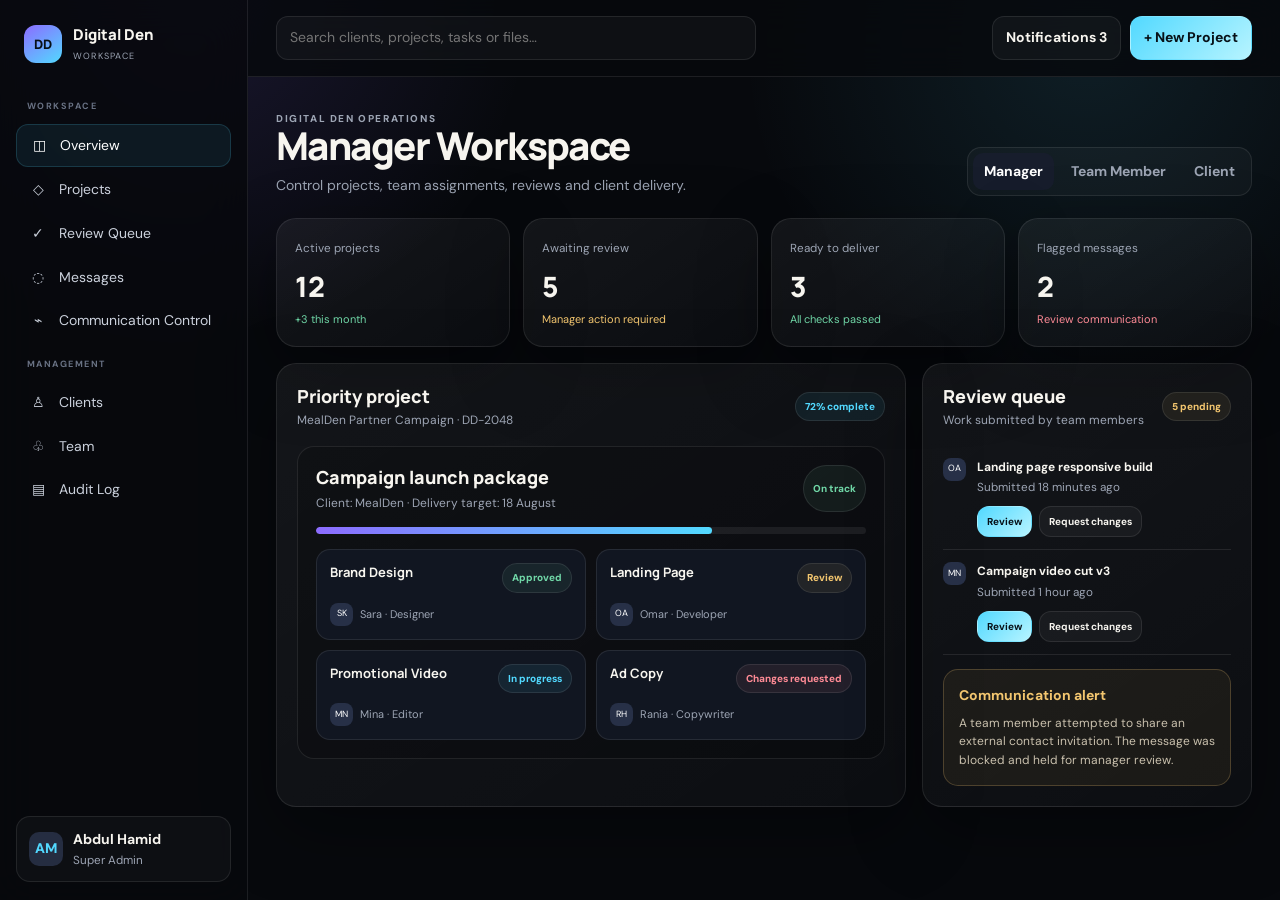
<file: dashboard.html>
<!doctype html>
<html lang="en">
<head>
<meta charset="utf-8">
<meta name="viewport" content="width=device-width,initial-scale=1,viewport-fit=cover">
<meta name="theme-color" content="#07090d">
<title>Digital Den Workspace</title>
<link rel="preconnect" href="https://fonts.googleapis.com">
<link rel="preconnect" href="https://fonts.gstatic.com" crossorigin>
<link href="https://fonts.googleapis.com/css2?family=DM+Sans:wght@400;500;600;700&family=Manrope:wght@600;700;800&display=swap" rel="stylesheet">
<style>
:root{--bg:#07090d;--panel:#111621;--panel2:#171d2c;--line:rgba(255,255,255,.09);--text:#f7f5ef;--muted:#9da5b4;--cyan:#52d9ff;--violet:#8c6cff;--green:#70d7a7;--amber:#f3c66f;--red:#ff8b96;--r:20px;--shadow:0 24px 70px rgba(0,0,0,.35)}
*{box-sizing:border-box}html{scroll-behavior:smooth}body{margin:0;background:radial-gradient(circle at 15% 0,rgba(140,108,255,.14),transparent 24%),radial-gradient(circle at 85% 5%,rgba(82,217,255,.10),transparent 25%),var(--bg);color:var(--text);font:14px/1.55 "DM Sans",sans-serif;min-height:100vh}button,input,textarea,select{font:inherit}button{cursor:pointer}.app{display:grid;grid-template-columns:248px minmax(0,1fr);min-height:100vh}.sidebar{position:sticky;top:0;height:100vh;padding:20px 16px;border-right:1px solid var(--line);background:rgba(7,9,13,.86);backdrop-filter:blur(20px)}.brand{display:flex;align-items:center;gap:11px;padding:4px 8px 22px}.mark{width:38px;height:38px;border-radius:12px;display:grid;place-items:center;background:linear-gradient(145deg,var(--violet),var(--cyan));color:#071017;font:800 13px Manrope}.brand strong{font:800 15px Manrope}.brand small{display:block;color:var(--muted);font-size:9px;letter-spacing:.13em;text-transform:uppercase;margin-top:3px}.nav-label{color:#697284;font-size:9px;font-weight:700;letter-spacing:.16em;text-transform:uppercase;padding:14px 11px 8px}.nav-item{display:flex;align-items:center;gap:10px;width:100%;padding:10px 11px;border:0;border-radius:12px;color:#cbd1dc;background:transparent;text-align:left;margin:2px 0}.nav-item:hover,.nav-item.active{background:rgba(82,217,255,.08);color:#fff}.nav-item.active{border:1px solid rgba(82,217,255,.17)}.nav-item span:first-child{width:22px;text-align:center}.sidebar-foot{position:absolute;left:16px;right:16px;bottom:18px}.profile{display:flex;gap:10px;align-items:center;padding:12px;border:1px solid var(--line);border-radius:14px;background:rgba(255,255,255,.03)}.avatar{width:34px;height:34px;border-radius:10px;display:grid;place-items:center;background:#252d41;color:var(--cyan);font-weight:800}.profile small{display:block;color:var(--muted)}.main{min-width:0}.topbar{position:sticky;top:0;z-index:20;display:flex;justify-content:space-between;align-items:center;gap:14px;padding:16px 28px;border-bottom:1px solid var(--line);background:rgba(7,9,13,.82);backdrop-filter:blur(18px)}.search{min-width:260px;max-width:480px;flex:1;border:1px solid var(--line);background:rgba(255,255,255,.035);border-radius:12px;padding:10px 13px;color:var(--text)}.top-actions{display:flex;gap:9px;align-items:center}.btn{border:1px solid var(--line);border-radius:12px;padding:10px 13px;background:rgba(255,255,255,.04);color:var(--text);font-weight:700}.btn:hover{transform:translateY(-1px);background:rgba(255,255,255,.07)}.btn.primary{background:linear-gradient(135deg,var(--cyan),#b7f4ff);color:#071017;border-color:transparent}.btn.danger{color:var(--red);border-color:rgba(255,139,150,.25)}.content{padding:26px 28px 46px;max-width:1500px;margin:auto}.page-head{display:flex;justify-content:space-between;gap:20px;align-items:flex-end;margin-bottom:22px}.eyebrow{color:var(--cyan);font-size:10px;font-weight:800;letter-spacing:.16em;text-transform:uppercase;margin:0 0 7px}.page-head h1{font:800 clamp(27px,3vw,42px)/1.05 Manrope;margin:0;letter-spacing:-.04em}.page-head p{margin:8px 0 0;color:var(--muted)}.role-switch{display:flex;gap:6px;border:1px solid var(--line);background:rgba(255,255,255,.03);padding:5px;border-radius:14px}.role-switch button{border:0;background:transparent;color:var(--muted);padding:8px 11px;border-radius:10px;font-weight:700}.role-switch button.active{background:var(--panel2);color:#fff}.stats{display:grid;grid-template-columns:repeat(4,1fr);gap:13px;margin-bottom:16px}.card{border:1px solid var(--line);border-radius:var(--r);background:linear-gradient(145deg,rgba(255,255,255,.055),rgba(255,255,255,.025));box-shadow:var(--shadow)}.stat{padding:18px}.stat small{color:var(--muted)}.stat strong{display:block;font:800 28px Manrope;margin-top:8px}.stat .trend{font-size:11px;color:var(--green);margin-top:6px}.grid{display:grid;grid-template-columns:minmax(0,1.45fr) minmax(330px,.75fr);gap:16px}.panel{padding:20px}.panel-head{display:flex;justify-content:space-between;gap:12px;align-items:center;margin-bottom:16px}.panel-head h2,.panel-head h3{font:800 18px Manrope;margin:0}.panel-head p{color:var(--muted);font-size:12px;margin:3px 0 0}.project{padding:18px;border:1px solid var(--line);border-radius:17px;background:rgba(0,0,0,.18);margin-bottom:12px}.project-top{display:flex;justify-content:space-between;gap:16px}.project h3{font:800 18px Manrope;margin:0}.meta{color:var(--muted);font-size:12px;margin-top:5px}.badge{display:inline-flex;align-items:center;gap:6px;padding:6px 9px;border-radius:999px;border:1px solid var(--line);font-size:10px;font-weight:800}.green{color:var(--green);background:rgba(112,215,167,.08)}.amber{color:var(--amber);background:rgba(243,198,111,.08)}.cyan{color:var(--cyan);background:rgba(82,217,255,.08)}.red{color:var(--red);background:rgba(255,139,150,.08)}.progress{height:7px;border-radius:999px;background:rgba(255,255,255,.07);overflow:hidden;margin:15px 0}.progress span{display:block;height:100%;border-radius:inherit;background:linear-gradient(90deg,var(--violet),var(--cyan))}.workstreams{display:grid;grid-template-columns:repeat(2,1fr);gap:10px}.workstream{padding:13px;border-radius:14px;background:var(--panel);border:1px solid var(--line)}.ws-top{display:flex;justify-content:space-between;gap:10px}.workstream h4{margin:0;font:700 13px Manrope}.assignee{display:flex;align-items:center;gap:7px;color:var(--muted);font-size:11px;margin-top:10px}.mini-avatar{width:23px;height:23px;border-radius:8px;display:grid;place-items:center;background:#273047;color:#fff;font-size:9px}.queue-item,.activity,.message-row{display:flex;gap:11px;padding:12px 0;border-bottom:1px solid var(--line)}.queue-item:last-child,.activity:last-child,.message-row:last-child{border-bottom:0}.queue-item strong,.activity strong{display:block;font-size:12px}.queue-item small,.activity small{color:var(--muted)}.queue-actions{display:flex;gap:7px;margin-top:8px}.queue-actions .btn{padding:7px 9px;font-size:10px}.security-box{padding:15px;border:1px solid rgba(243,198,111,.23);background:rgba(243,198,111,.06);border-radius:15px;margin-top:14px}.security-box h4{margin:0 0 7px;color:var(--amber)}.security-box p{margin:0;color:#c9c0ad;font-size:12px}.toggle-row{display:flex;justify-content:space-between;gap:12px;align-items:center;padding:12px 0;border-bottom:1px solid var(--line)}.toggle-row:last-child{border-bottom:0}.toggle-row small{display:block;color:var(--muted);max-width:360px}.switch{position:relative;width:42px;height:24px;border-radius:999px;background:#30384a;border:0}.switch:after{content:"";position:absolute;width:18px;height:18px;left:3px;top:3px;border-radius:50%;background:#fff;transition:.2s}.switch.on{background:var(--cyan)}.switch.on:after{left:21px;background:#071017}.chat-layout{display:grid;grid-template-columns:260px minmax(0,1fr);min-height:560px;overflow:hidden}.thread-list{border-right:1px solid var(--line);padding:12px}.thread{padding:12px;border-radius:13px;margin-bottom:6px}.thread.active,.thread:hover{background:rgba(82,217,255,.07)}.thread small{display:block;color:var(--muted)}.chat{display:flex;flex-direction:column;min-width:0}.chat-head{padding:16px 18px;border-bottom:1px solid var(--line);display:flex;justify-content:space-between;gap:12px}.messages{padding:18px;display:flex;flex-direction:column;gap:12px;flex:1;background:rgba(0,0,0,.13)}.bubble{max-width:75%;padding:12px 14px;border-radius:15px;background:var(--panel2);border:1px solid var(--line)}.bubble.me{align-self:flex-end;background:rgba(82,217,255,.09)}.bubble.flagged{border-color:rgba(255,139,150,.38);background:rgba(255,139,150,.08)}.bubble small{display:block;color:var(--muted);margin-top:6px}.flag{display:inline-block;margin-top:8px;color:var(--red);font-size:10px;font-weight:800}.composer{padding:14px;border-top:1px solid var(--line);display:flex;gap:9px}.composer textarea{flex:1;resize:none;min-height:44px;max-height:120px;border:1px solid var(--line);border-radius:12px;padding:11px 12px;color:var(--text);background:rgba(0,0,0,.28)}.hidden{display:none!important}.moderation{margin-top:16px}.rule{display:flex;justify-content:space-between;gap:12px;padding:11px 0;border-bottom:1px solid var(--line)}.rule:last-child{border-bottom:0}.rule code{color:var(--cyan);font-size:11px}.mobile-nav{display:none}
@media(max-width:1050px){.stats{grid-template-columns:repeat(2,1fr)}.grid{grid-template-columns:1fr}.app{grid-template-columns:84px minmax(0,1fr)}.sidebar{padding:16px 10px}.brand span:last-child,.nav-item span:last-child,.profile div:last-child,.nav-label{display:none}.brand{justify-content:center}.nav-item{justify-content:center}.sidebar-foot{left:10px;right:10px}.profile{justify-content:center}.search{min-width:0}.chat-layout{grid-template-columns:210px minmax(0,1fr)}}
@media(max-width:720px){.app{display:block}.sidebar{display:none}.topbar{padding:12px 14px}.topbar .search{display:none}.content{padding:18px 12px 80px}.page-head{align-items:flex-start;flex-direction:column}.stats{grid-template-columns:1fr 1fr;gap:9px}.stat{padding:14px}.stat strong{font-size:23px}.workstreams{grid-template-columns:1fr}.chat-layout{grid-template-columns:1fr}.thread-list{display:none}.bubble{max-width:88%}.mobile-nav{display:grid;grid-template-columns:repeat(5,1fr);position:fixed;z-index:50;left:8px;right:8px;bottom:8px;padding:7px;border:1px solid var(--line);border-radius:16px;background:rgba(7,9,13,.94);backdrop-filter:blur(16px)}.mobile-nav button{border:0;background:transparent;color:var(--muted);font-size:10px;padding:6px}.mobile-nav button.active{color:var(--cyan)}.role-switch{width:100%;overflow:auto}.role-switch button{flex:1}.top-actions .btn:not(.primary){display:none}}
</style>
</head>
<body>
<div class="app">
<aside class="sidebar">
  <div class="brand"><span class="mark">DD</span><span><strong>Digital Den</strong><small>Workspace</small></span></div>
  <div class="nav-label">Workspace</div>
  <button class="nav-item active" data-view="overview"><span>◫</span><span>Overview</span></button>
  <button class="nav-item" data-view="projects"><span>◇</span><span>Projects</span></button>
  <button class="nav-item" data-view="review"><span>✓</span><span>Review Queue</span></button>
  <button class="nav-item" data-view="messages"><span>◌</span><span>Messages</span></button>
  <button class="nav-item" data-view="security"><span>⌁</span><span>Communication Control</span></button>
  <div class="nav-label">Management</div>
  <button class="nav-item"><span>♙</span><span>Clients</span></button>
  <button class="nav-item"><span>♧</span><span>Team</span></button>
  <button class="nav-item"><span>▤</span><span>Audit Log</span></button>
  <div class="sidebar-foot"><div class="profile"><span class="avatar">AM</span><div><strong>Abdul Hamid</strong><small>Super Admin</small></div></div></div>
</aside>
<main class="main">
  <header class="topbar"><input class="search" placeholder="Search clients, projects, tasks or files…"><div class="top-actions"><button class="btn">Notifications 3</button><button class="btn primary">+ New Project</button></div></header>
  <div class="content">
    <section class="page-head"><div><p class="eyebrow">Digital Den Operations</p><h1 id="page-title">Manager Workspace</h1><p id="page-subtitle">Control projects, team assignments, reviews and client delivery.</p></div><div class="role-switch"><button class="active" data-role="manager">Manager</button><button data-role="member">Team Member</button><button data-role="client">Client</button></div></section>

    <section id="overview" class="view">
      <div class="stats"><div class="card stat"><small>Active projects</small><strong>12</strong><div class="trend">+3 this month</div></div><div class="card stat"><small>Awaiting review</small><strong>5</strong><div class="trend" style="color:var(--amber)">Manager action required</div></div><div class="card stat"><small>Ready to deliver</small><strong>3</strong><div class="trend">All checks passed</div></div><div class="card stat"><small>Flagged messages</small><strong>2</strong><div class="trend" style="color:var(--red)">Review communication</div></div></div>
      <div class="grid">
        <div class="card panel">
          <div class="panel-head"><div><h2>Priority project</h2><p>MealDen Partner Campaign · DD-2048</p></div><span class="badge cyan">72% complete</span></div>
          <div class="project"><div class="project-top"><div><h3>Campaign launch package</h3><div class="meta">Client: MealDen · Delivery target: 18 August</div></div><span class="badge green">On track</span></div><div class="progress"><span style="width:72%"></span></div>
          <div class="workstreams"><div class="workstream"><div class="ws-top"><h4>Brand Design</h4><span class="badge green">Approved</span></div><div class="assignee"><span class="mini-avatar">SK</span> Sara · Designer</div></div><div class="workstream"><div class="ws-top"><h4>Landing Page</h4><span class="badge amber">Review</span></div><div class="assignee"><span class="mini-avatar">OA</span> Omar · Developer</div></div><div class="workstream"><div class="ws-top"><h4>Promotional Video</h4><span class="badge cyan">In progress</span></div><div class="assignee"><span class="mini-avatar">MN</span> Mina · Editor</div></div><div class="workstream"><div class="ws-top"><h4>Ad Copy</h4><span class="badge red">Changes requested</span></div><div class="assignee"><span class="mini-avatar">RH</span> Rania · Copywriter</div></div></div></div>
        </div>
        <div class="card panel"><div class="panel-head"><div><h3>Review queue</h3><p>Work submitted by team members</p></div><span class="badge amber">5 pending</span></div><div class="queue-item"><span class="mini-avatar">OA</span><div><strong>Landing page responsive build</strong><small>Submitted 18 minutes ago</small><div class="queue-actions"><button class="btn primary">Review</button><button class="btn">Request changes</button></div></div></div><div class="queue-item"><span class="mini-avatar">MN</span><div><strong>Campaign video cut v3</strong><small>Submitted 1 hour ago</small><div class="queue-actions"><button class="btn primary">Review</button><button class="btn">Request changes</button></div></div></div><div class="security-box"><h4>Communication alert</h4><p>A team member attempted to share an external contact invitation. The message was blocked and held for manager review.</p></div></div>
      </div>
    </section>

    <section id="projects" class="view hidden"><div class="card panel"><div class="panel-head"><div><h2>Projects & scoped access</h2><p>Each member sees only assigned workstreams or tasks.</p></div><button class="btn primary">Assign work</button></div><div class="project"><div class="project-top"><div><h3>Quiz & Rise Magazine Subscription</h3><div class="meta">4 workstreams · 6 assigned members</div></div><span class="badge cyan">In development</span></div><div class="progress"><span style="width:54%"></span></div><div class="workstreams"><div class="workstream"><div class="ws-top"><h4>Subscription UX</h4><span class="badge cyan">Assigned</span></div><div class="assignee"><span class="mini-avatar">OA</span> Omar only</div></div><div class="workstream"><div class="ws-top"><h4>Stripe Integration</h4><span class="badge amber">Manager review</span></div><div class="assignee"><span class="mini-avatar">AK</span> Amina only</div></div><div class="workstream"><div class="ws-top"><h4>Editorial Assets</h4><span class="badge green">Approved</span></div><div class="assignee"><span class="mini-avatar">SK</span> Sara only</div></div><div class="workstream"><div class="ws-top"><h4>Email Automation</h4><span class="badge cyan">In progress</span></div><div class="assignee"><span class="mini-avatar">RH</span> Rania only</div></div></div></div></div></section>

    <section id="review" class="view hidden"><div class="grid"><div class="card panel"><div class="panel-head"><div><h2>Manager review workflow</h2><p>Nothing reaches the client without approval.</p></div><span class="badge amber">Controlled release</span></div><div class="activity"><span class="mini-avatar">1</span><div><strong>Team member submits completion report</strong><small>Files, scope completed, limitations and preview link.</small></div></div><div class="activity"><span class="mini-avatar">2</span><div><strong>Manager reviews and validates</strong><small>Approve, reject or request changes.</small></div></div><div class="activity"><span class="mini-avatar">3</span><div><strong>Approved work is locked</strong><small>Marked as official and moved to delivery package.</small></div></div><div class="activity"><span class="mini-avatar">4</span><div><strong>Manager releases to client</strong><small>Only approved files and messages become visible.</small></div></div></div><div class="card panel"><div class="panel-head"><div><h3>Submitted report</h3><p>Landing Page · Omar A.</p></div><span class="badge amber">Awaiting review</span></div><p class="meta">Completed responsive layout, mobile navigation and accessibility checks. Preview tested on iPhone 14 Pro Max and desktop. No known blocking issue.</p><div class="queue-actions"><button class="btn primary">Approve work</button><button class="btn">Request changes</button><button class="btn danger">Reject</button></div></div></div></section>

    <section id="messages" class="view hidden"><div class="card chat-layout"><aside class="thread-list"><div class="panel-head"><h3>Conversations</h3></div><div class="thread active"><strong>MealDen Campaign</strong><small>Client + approved team member</small></div><div class="thread"><strong>Magazine Subscription</strong><small>Manager only</small></div><div class="thread"><strong>Digital Den Website</strong><small>Client communication paused</small></div></aside><div class="chat"><div class="chat-head"><div><strong>MealDen Campaign</strong><div class="meta">Direct chat enabled by manager · monitored</div></div><span class="badge green">Live & supervised</span></div><div class="messages"><div class="bubble"><strong>Client</strong><br>Please share the latest mobile preview when ready.<small>10:12</small></div><div class="bubble me"><strong>Assigned team member</strong><br>The manager has approved the preview. You can review it inside the Files tab.<small>10:18</small></div><div class="bubble flagged"><strong>Assigned team member</strong><br>We can continue this conversation on WhatsApp. Here is my personal link…<span class="flag">BLOCKED · External contact invitation detected</span><small>Held for manager review · 10:19</small></div></div><div class="composer"><textarea id="chat-input" placeholder="Write a monitored message…"></textarea><button class="btn primary" id="send-btn">Send</button></div></div></div></section>

    <section id="security" class="view hidden"><div class="grid"><div class="card panel"><div class="panel-head"><div><h2>Communication permissions</h2><p>Manager controls who can speak directly with each client.</p></div><span class="badge green">Policy active</span></div><div class="toggle-row"><div><strong>Allow assigned member to chat with client</strong><small>Applies only to the selected project or workstream.</small></div><button class="switch on" aria-label="toggle"></button></div><div class="toggle-row"><div><strong>Manager visibility on all messages</strong><small>Manager can read, audit and intervene at any time.</small></div><button class="switch on" aria-label="toggle"></button></div><div class="toggle-row"><div><strong>Require approval for links</strong><small>External URLs are held before delivery.</small></div><button class="switch on" aria-label="toggle"></button></div><div class="toggle-row"><div><strong>Block off-platform invitations</strong><small>Phone numbers, emails, WhatsApp, Telegram and meeting invitations are blocked.</small></div><button class="switch on" aria-label="toggle"></button></div><div class="toggle-row"><div><strong>Allow file attachments</strong><small>Only approved file types and scanned uploads.</small></div><button class="switch on" aria-label="toggle"></button></div></div><div class="card panel"><div class="panel-head"><div><h3>Moderation rules</h3><p>Prototype policy checks for every outgoing message.</p></div></div><div class="rule"><span>External URL</span><code>HOLD_FOR_REVIEW</code></div><div class="rule"><span>Email or phone number</span><code>BLOCK_AND_FLAG</code></div><div class="rule"><span>WhatsApp / Telegram invitation</span><code>BLOCK_AND_FLAG</code></div><div class="rule"><span>Payment request outside platform</span><code>BLOCK_AND_ESCALATE</code></div><div class="rule"><span>Suspicious attachment</span><code>QUARANTINE</code></div><div class="rule"><span>Repeated policy breach</span><code>SUSPEND_CHAT_ACCESS</code></div><div class="security-box"><h4>Backend requirement</h4><p>These rules must be enforced server-side. Hiding controls in the interface alone is not secure.</p></div></div></div></section>
  </div>
</main>
</div>
<nav class="mobile-nav"><button class="active" data-view="overview">Home</button><button data-view="projects">Projects</button><button data-view="review">Review</button><button data-view="messages">Chat</button><button data-view="security">Control</button></nav>
<script>
const views=[...document.querySelectorAll('.view')],nav=[...document.querySelectorAll('[data-view]')];
function showView(id){views.forEach(v=>v.classList.toggle('hidden',v.id!==id));nav.forEach(n=>n.classList.toggle('active',n.dataset.view===id));document.getElementById('page-title').textContent={overview:'Manager Workspace',projects:'Projects & Access',review:'Review & Delivery',messages:'Monitored Messages',security:'Communication Control'}[id]||'Workspace';}
nav.forEach(n=>n.addEventListener('click',()=>showView(n.dataset.view)));
document.querySelectorAll('.switch').forEach(s=>s.addEventListener('click',()=>s.classList.toggle('on')));
const roles=[...document.querySelectorAll('[data-role]')];roles.forEach(btn=>btn.addEventListener('click',()=>{roles.forEach(b=>b.classList.remove('active'));btn.classList.add('active');const role=btn.dataset.role;document.getElementById('page-title').textContent=role==='manager'?'Manager Workspace':role==='member'?'My Assigned Work':'Client Portal';document.getElementById('page-subtitle').textContent=role==='manager'?'Control projects, team assignments, reviews and client delivery.':role==='member'?'Only your assigned workstreams, tasks and approved conversations are visible.':'Track approved progress, messages, files and deliveries.';}));
const blocked=/(https?:\/\/|www\.|whatsapp|telegram|@|\+?\d[\d\s-]{7,})/i;document.getElementById('send-btn').addEventListener('click',()=>{const input=document.getElementById('chat-input'),text=input.value.trim();if(!text)return;if(blocked.test(text)){alert('Message blocked: external contact details or links require manager approval.');return;}const bubble=document.createElement('div');bubble.className='bubble me';bubble.innerHTML='<strong>You</strong><br>'+text.replace(/[<>]/g,'')+'<small>Just now · monitored</small>';document.querySelector('.messages').appendChild(bubble);input.value='';});
</script>
</body>
</html>
</file>
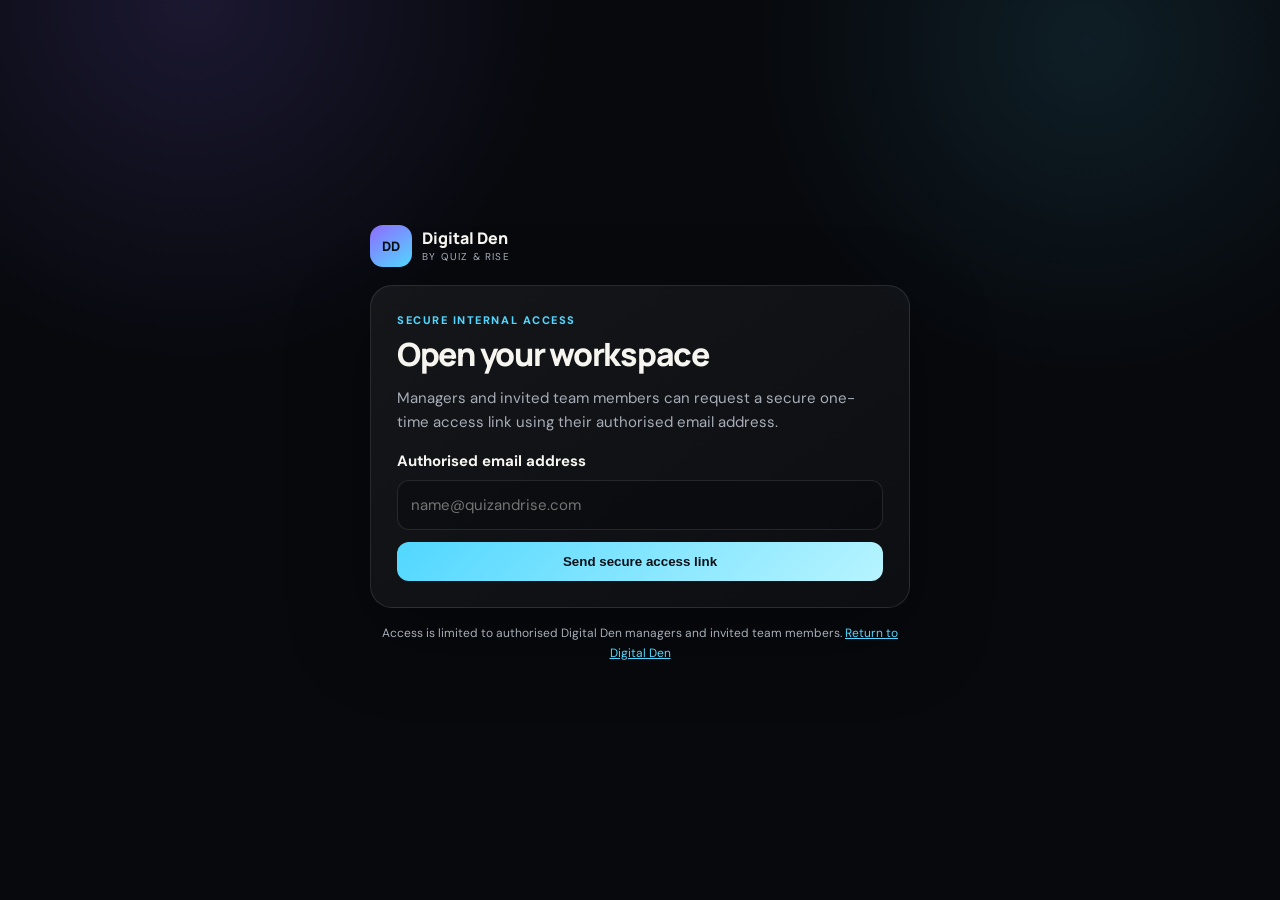
<file: internal-access.html>
<!doctype html>
<html lang="en">
<head>
  <meta charset="utf-8">
  <meta name="viewport" content="width=device-width,initial-scale=1,viewport-fit=cover">
  <meta name="theme-color" content="#07090d">
  <meta name="robots" content="noindex,nofollow">
  <title>Digital Den Internal Workspace Access</title>
  <link rel="preconnect" href="https://fonts.googleapis.com">
  <link rel="preconnect" href="https://fonts.gstatic.com" crossorigin>
  <link href="https://fonts.googleapis.com/css2?family=DM+Sans:wght@400;500;600;700&family=Manrope:wght@600;700;800&display=swap" rel="stylesheet">
  <style>
    :root{--bg:#07090d;--panel:#121722;--line:rgba(255,255,255,.11);--text:#f7f5ef;--muted:#a8adb8;--cyan:#51d7ff;--violet:#8f6bff;--red:#ff8d98;--green:#6fd3a5}
    *{box-sizing:border-box}body{margin:0;min-height:100vh;display:grid;place-items:center;padding:20px;background:radial-gradient(circle at 15% 0,rgba(143,107,255,.15),transparent 26%),radial-gradient(circle at 85% 5%,rgba(81,215,255,.10),transparent 24%),var(--bg);color:var(--text);font:15px/1.6 "DM Sans",sans-serif}.shell{width:min(540px,100%)}.brand{display:flex;align-items:center;gap:10px;margin-bottom:18px;color:inherit;text-decoration:none}.mark{width:42px;height:42px;border-radius:13px;display:grid;place-items:center;background:linear-gradient(145deg,var(--violet),var(--cyan));color:#071017;font:800 13px Manrope}.brand strong{display:block;font:800 16px Manrope}.brand small{display:block;color:var(--muted);font-size:10px;letter-spacing:.12em;text-transform:uppercase}.card{border:1px solid var(--line);border-radius:22px;background:linear-gradient(145deg,rgba(255,255,255,.055),rgba(255,255,255,.025));padding:26px;box-shadow:0 28px 80px rgba(0,0,0,.36)}h1{margin:0;font:800 32px/1.05 Manrope;letter-spacing:-.04em}p{color:var(--muted)}label{display:block;font-weight:700;margin-bottom:7px}input{width:100%;border:1px solid var(--line);border-radius:12px;background:rgba(0,0,0,.25);color:var(--text);padding:12px 13px;font:inherit}button{width:100%;margin-top:12px;border:0;border-radius:12px;padding:12px 14px;background:linear-gradient(135deg,var(--cyan),#b7f4ff);color:#071017;font-weight:800;cursor:pointer}button:disabled{opacity:.55;cursor:not-allowed}.notice{margin-top:14px;border:1px solid var(--line);border-radius:13px;padding:12px 13px;color:var(--muted)}.notice.error{border-color:rgba(255,141,152,.28);color:var(--red);background:rgba(255,141,152,.06)}.notice.success{border-color:rgba(111,211,165,.28);color:var(--green);background:rgba(111,211,165,.06)}.hidden{display:none}.footer{margin-top:16px;text-align:center;color:var(--muted);font-size:12px}.footer a{color:var(--cyan)}
  </style>
</head>
<body data-api-base="">
  <main class="shell">
    <a class="brand" href="./" aria-label="Digital Den home"><span class="mark">DD</span><span><strong>Digital Den</strong><small>by Quiz & Rise</small></span></a>
    <section class="card">
      <p style="color:var(--cyan);font-size:11px;font-weight:800;letter-spacing:.14em;text-transform:uppercase;margin:0 0 8px">Secure internal access</p>
      <h1>Open your workspace</h1>
      <p id="intro">Managers and invited team members can request a secure one-time access link using their authorised email address.</p>

      <form id="request-form">
        <label for="email">Authorised email address</label>
        <input id="email" name="email" type="email" autocomplete="email" required maxlength="320" placeholder="name@quizandrise.com">
        <button id="request-button" type="submit">Send secure access link</button>
      </form>

      <div id="status" class="notice hidden" role="status" aria-live="polite"></div>
      <noscript><div class="notice error">JavaScript is required to request a secure access link. Please open this page in Safari or Chrome.</div></noscript>
    </section>
    <p class="footer">Access is limited to authorised Digital Den managers and invited team members. <a href="./">Return to Digital Den</a></p>
  </main>
  <script defer src="./internal-access.js?v=20260803-1"></script>
</body>
</html>
</file>
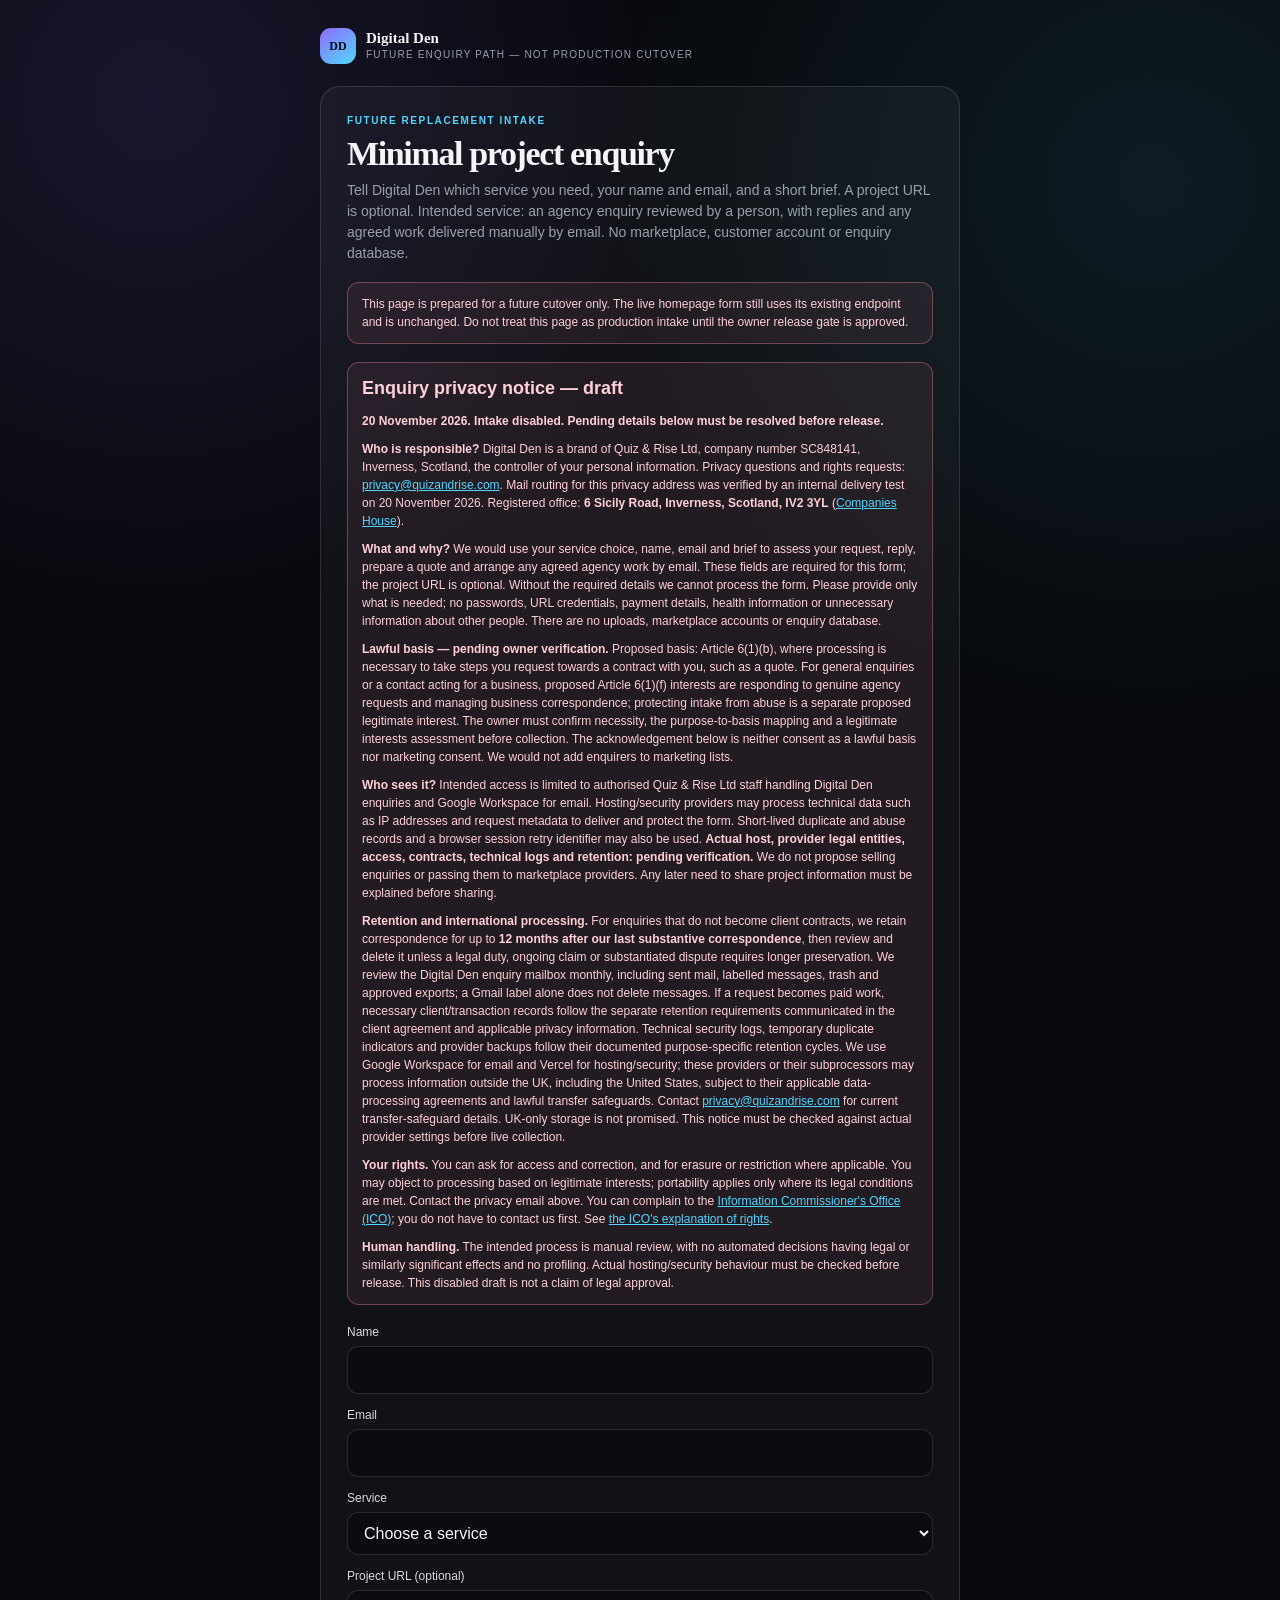
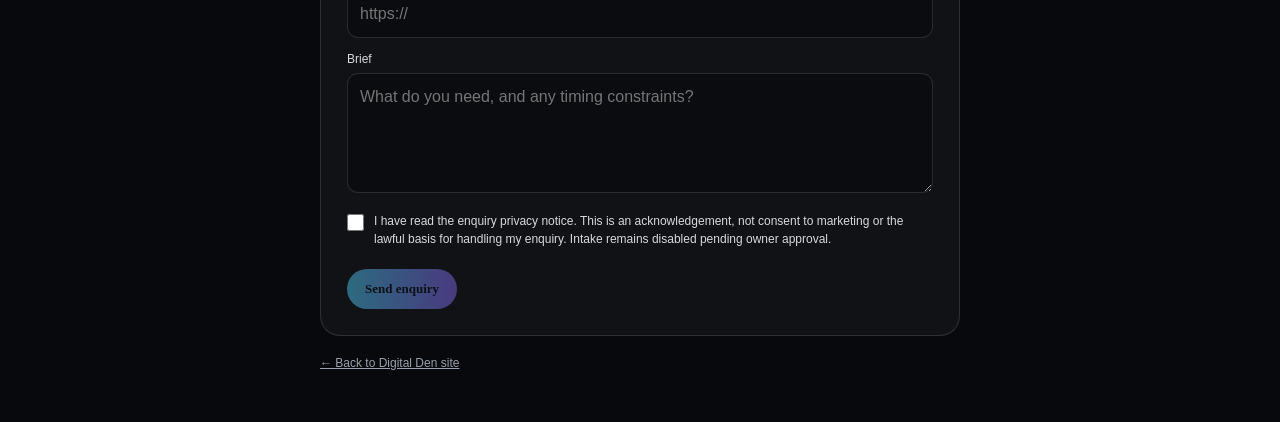
<file: minimal-enquiry.html>
<!DOCTYPE html>
<html lang="en">
<head>
  <meta charset="utf-8">
  <meta name="viewport" content="width=device-width, initial-scale=1">
  <title>Digital Den — Minimal enquiry (future path)</title>
  <meta name="robots" content="noindex,nofollow">
  <style>
    :root {
      --ink: #07090d;
      --text: #f4f5f7;
      --muted: #9aa0ab;
      --line: rgba(255,255,255,.12);
      --cyan: #51d7ff;
      --violet: #8f6bff;
      --panel: rgba(255,255,255,.04);
      --ok: #7dffa4;
      --err: #ff8f9f;
    }
    * { box-sizing: border-box; margin: 0; padding: 0; }
    body {
      font-family: "DM Sans", sans-serif;
      color: var(--text);
      min-height: 100vh;
      background:
        radial-gradient(circle at 12% 5%, rgba(143,107,255,.13), transparent 24%),
        radial-gradient(circle at 90% 9%, rgba(81,215,255,.09), transparent 25%),
        var(--ink);
      line-height: 1.5;
      padding: 28px 16px 48px;
    }
    .shell { width: min(640px, 100%); margin: 0 auto; }
    .brand { display: flex; align-items: center; gap: 10px; margin-bottom: 22px; text-decoration: none; color: inherit; }
    .mark {
      width: 36px; height: 36px; border-radius: 11px; display: grid; place-items: center;
      background: linear-gradient(145deg, var(--violet), var(--cyan)); color: #071017; font: 800 12px Manrope;
    }
    .brand strong { display: block; font: 800 15px Manrope; }
    .brand small { display: block; color: var(--muted); font-size: 10px; letter-spacing: .12em; text-transform: uppercase; }
    .card {
      border: 1px solid var(--line); border-radius: 20px; background: var(--panel); padding: 26px;
    }
    .eyebrow { color: var(--cyan); text-transform: uppercase; letter-spacing: .16em; font-size: 10px; font-weight: 700; margin-bottom: 8px; }
    h1 { font: 800 34px/1.05 Manrope; letter-spacing: -.04em; margin-bottom: 8px; }
    .lede { color: var(--muted); font-size: 14px; margin-bottom: 18px; }
    .gate {
      border: 1px solid rgba(255,143,159,.35); background: rgba(255,143,159,.08);
      border-radius: 12px; padding: 12px 14px; font-size: 12px; color: #ffd0d7; margin-bottom: 18px;
    }
    .field { margin-bottom: 12px; }
    label { display: block; color: #d7d9de; font-size: 12px; margin-bottom: 5px; }
    input, select, textarea {
      width: 100%; background: rgba(0,0,0,.3); border: 1px solid rgba(255,255,255,.12);
      color: var(--text); border-radius: 11px; padding: 11px 12px; outline: none; font: inherit;
    }
    textarea { min-height: 120px; resize: vertical; }
    .honeypot { position: absolute; left: -10000px; top: auto; width: 1px; height: 1px; overflow: hidden; }
    .consent { display: flex; gap: 10px; align-items: flex-start; margin: 8px 0 16px; font-size: 12px; color: #d7d9de; }
    .consent input { width: 17px; height: 17px; margin-top: 2px; flex: 0 0 auto; }
    button {
      border: 0; border-radius: 999px; padding: 12px 18px; font: 700 13px Manrope; cursor: pointer;
      background: linear-gradient(90deg, var(--cyan), var(--violet)); color: #071017;
    }
    button:disabled { opacity: .45; cursor: not-allowed; }
    .notice { display: none; margin-top: 14px; padding: 12px 14px; border-radius: 12px; font-size: 13px; }
    .notice.show { display: block; }
    .notice.success { border: 1px solid rgba(125,255,164,.35); background: rgba(125,255,164,.08); color: var(--ok); }
    .notice.error { border: 1px solid rgba(255,143,159,.35); background: rgba(255,143,159,.08); color: var(--err); }
    .privacy p { margin-top: 10px; }
    .privacy a { color: var(--cyan); }
    input:focus-visible, select:focus-visible, textarea:focus-visible, a:focus-visible, button:focus-visible { outline: 2px solid var(--cyan); outline-offset: 3px; }
    .back { display: inline-block; margin-top: 18px; color: var(--muted); font-size: 12px; }
  </style>
</head>
<body>
  <div class="shell">
    <a class="brand" href="./index.html">
      <div class="mark">DD</div>
      <div>
        <strong>Digital Den</strong>
        <small>Future enquiry path — not production cutover</small>
      </div>
    </a>

    <div class="card">
      <p class="eyebrow">Future replacement intake</p>
      <h1>Minimal project enquiry</h1>
      <p class="lede">Tell Digital Den which service you need, your name and email, and a short brief. A project URL is optional. Intended service: an agency enquiry reviewed by a person, with replies and any agreed work delivered manually by email. No marketplace, customer account or enquiry database.</p>

      <div class="gate" role="note">
        This page is prepared for a future cutover only. The live homepage form still uses its existing endpoint and is unchanged. Do not treat this page as production intake until the owner release gate is approved.
      </div>

      <div id="notice" class="notice" role="status" aria-live="polite"></div>

      <section class="gate privacy" id="privacy-notice" aria-labelledby="privacy-heading">
        <h2 id="privacy-heading">Enquiry privacy notice — draft</h2>
        <p><strong>20 November 2026. Intake disabled. Pending details below must be resolved before release.</strong></p>
        <p><strong>Who is responsible?</strong> Digital Den is a brand of Quiz &amp; Rise Ltd, company number SC848141, Inverness, Scotland, the controller of your personal information. Privacy questions and rights requests: <a href="mailto:privacy@quizandrise.com">privacy@quizandrise.com</a>. Mail routing for this privacy address was verified by an internal delivery test on 20 November 2026. Registered office: <strong>6 Sicily Road, Inverness, Scotland, IV2 3YL</strong> (<a href="https://find-and-update.company-information.service.gov.uk/company/SC848141">Companies House</a>).</p>
        <p><strong>What and why?</strong> We would use your service choice, name, email and brief to assess your request, reply, prepare a quote and arrange any agreed agency work by email. These fields are required for this form; the project URL is optional. Without the required details we cannot process the form. Please provide only what is needed; no passwords, URL credentials, payment details, health information or unnecessary information about other people. There are no uploads, marketplace accounts or enquiry database.</p>
        <p><strong>Lawful basis — pending owner verification.</strong> Proposed basis: Article 6(1)(b), where processing is necessary to take steps you request towards a contract with you, such as a quote. For general enquiries or a contact acting for a business, proposed Article 6(1)(f) interests are responding to genuine agency requests and managing business correspondence; protecting intake from abuse is a separate proposed legitimate interest. The owner must confirm necessity, the purpose-to-basis mapping and a legitimate interests assessment before collection. The acknowledgement below is neither consent as a lawful basis nor marketing consent. We would not add enquirers to marketing lists.</p>
        <p><strong>Who sees it?</strong> Intended access is limited to authorised Quiz &amp; Rise Ltd staff handling Digital Den enquiries and Google Workspace for email. Hosting/security providers may process technical data such as IP addresses and request metadata to deliver and protect the form. Short-lived duplicate and abuse records and a browser session retry identifier may also be used. <strong>Actual host, provider legal entities, access, contracts, technical logs and retention: pending verification.</strong> We do not propose selling enquiries or passing them to marketplace providers. Any later need to share project information must be explained before sharing.</p>
        <p><strong>Retention and international processing.</strong> For enquiries that do not become client contracts, we retain correspondence for up to <strong>12 months after our last substantive correspondence</strong>, then review and delete it unless a legal duty, ongoing claim or substantiated dispute requires longer preservation. We review the Digital Den enquiry mailbox monthly, including sent mail, labelled messages, trash and approved exports; a Gmail label alone does not delete messages. If a request becomes paid work, necessary client/transaction records follow the separate retention requirements communicated in the client agreement and applicable privacy information. Technical security logs, temporary duplicate indicators and provider backups follow their documented purpose-specific retention cycles. We use Google Workspace for email and Vercel for hosting/security; these providers or their subprocessors may process information outside the UK, including the United States, subject to their applicable data-processing agreements and lawful transfer safeguards. Contact <a href="mailto:privacy@quizandrise.com">privacy@quizandrise.com</a> for current transfer-safeguard details. UK-only storage is not promised. This notice must be checked against actual provider settings before live collection.</p>
        <p><strong>Your rights.</strong> You can ask for access and correction, and for erasure or restriction where applicable. You may object to processing based on legitimate interests; portability applies only where its legal conditions are met. Contact the privacy email above. You can complain to the <a href="https://ico.org.uk/make-a-complaint/">Information Commissioner's Office (ICO)</a>; you do not have to contact us first. See <a href="https://ico.org.uk/global/privacy-notice/your-data-protection-rights">the ICO's explanation of rights</a>.</p>
        <p><strong>Human handling.</strong> The intended process is manual review, with no automated decisions having legal or similarly significant effects and no profiling. Actual hosting/security behaviour must be checked before release. This disabled draft is not a claim of legal approval.</p>
      </section>

      <form id="minimal-enquiry-form" novalidate>
        <div class="field honeypot" aria-hidden="true">
          <label for="website">Website</label>
          <input id="website" name="website" tabindex="-1" autocomplete="off">
        </div>

        <div class="field">
          <label for="name">Name</label>
          <input id="name" name="name" required maxlength="160" autocomplete="name">
        </div>

        <div class="field">
          <label for="email">Email</label>
          <input id="email" name="email" type="email" required maxlength="320" autocomplete="email">
        </div>

        <div class="field">
          <label for="service">Service</label>
          <select id="service" name="service" required>
            <option value="">Choose a service</option>
            <option>Brand Identity</option>
            <option>Graphic Design</option>
            <option>Website Design</option>
            <option>Promotional Video</option>
            <option>AI Images</option>
            <option>Radio Advertisement</option>
            <option>Social Media Content</option>
            <option>Marketing Materials</option>
            <option>Not sure yet</option>
          </select>
        </div>

        <div class="field">
          <label for="url">Project URL (optional)</label>
          <input id="url" name="url" type="url" maxlength="500" placeholder="https://">
        </div>

        <div class="field">
          <label for="brief">Brief</label>
          <textarea id="brief" name="brief" required maxlength="4000" placeholder="What do you need, and any timing constraints?"></textarea>
        </div>

        <div class="consent">
          <input id="privacy" name="privacy" type="checkbox" required>
          <label for="privacy">
            I have read the enquiry privacy notice. This is an acknowledgement, not consent to marketing or the lawful basis for handling my enquiry. Intake remains disabled pending owner approval.
          </label>
        </div>

        <button id="submit" type="submit" disabled>Send enquiry</button>
      </form>
    </div>

    <a class="back" href="./index.html">← Back to Digital Den site</a>
  </div>

  <script>
    (function () {
      var form = document.getElementById('minimal-enquiry-form');
      var notice = document.getElementById('notice');
      var submit = document.getElementById('submit');
      var privacy = document.getElementById('privacy');
      var ENDPOINT = '/api/minimal-enquiry';

      // Keep disabled until approved privacy text and release code are reviewed together.
      var RELEASE_APPROVED = false;
      var inFlight = false;
      var accepted = false;
      var memoryKey = '';
      function storage(action, value) {
        try { return sessionStorage[action]('dd.minimalEnquiryIdempotency', value); }
        catch (_) { return null; }
      }
      function updateSubmit() {
        submit.disabled = !RELEASE_APPROVED || inFlight || accepted || !(form.checkValidity() && privacy.checked);
      }

      form.addEventListener('input', updateSubmit);
      form.addEventListener('change', updateSubmit);

      form.addEventListener('submit', async function (event) {
        event.preventDefault();
        if (!RELEASE_APPROVED || inFlight || accepted) return;
        if (!form.checkValidity() || !privacy.checked) {
          form.reportValidity();
          return;
        }

        inFlight = true;
        submit.disabled = true;
        submit.textContent = 'Sending…';
        notice.className = 'notice';
        notice.textContent = '';

        var idempotencyKey = memoryKey || storage('getItem');
        if (!/^[A-Za-z0-9_-]{1,128}$/.test(idempotencyKey || '')) {
          idempotencyKey = (globalThis.crypto && crypto.randomUUID) ? crypto.randomUUID() : 'local-' + Date.now() + '-' + Math.random().toString(36).slice(2);
        }
        memoryKey = idempotencyKey;
        storage('setItem', idempotencyKey);

        var payload = {
          name: document.getElementById('name').value.trim(),
          email: document.getElementById('email').value.trim(),
          service: document.getElementById('service').value,
          brief: document.getElementById('brief').value.trim(),
          url: document.getElementById('url').value.trim(),
          website: document.getElementById('website').value,
          privacyAccepted: privacy.checked === true,
          idempotencyKey: idempotencyKey
        };

        try {
          var response = await fetch(ENDPOINT, {
            method: 'POST',
            headers: {
              'Content-Type': 'application/json',
              'Idempotency-Key': idempotencyKey
            },
            body: JSON.stringify(payload)
          });
          var result = await response.json().catch(function () { return {}; });
          if (!response.ok || !result.ok) {
            throw new Error(result.message || result.error || 'Enquiry could not be delivered.');
          }
          accepted = true;
          notice.textContent = result.message || 'Gmail accepted the enquiry for processing.';
          notice.className = 'notice show success';
          storage('removeItem');
          form.reset();
          updateSubmit();
        } catch (error) {
          notice.textContent = (error && error.message) || 'Enquiry could not be delivered. Please try again later.';
          notice.className = 'notice show error';
        } finally {
          inFlight = false;
          submit.textContent = accepted ? 'Enquiry accepted' : 'Send enquiry';
          updateSubmit();
        }
      });

      updateSubmit();
    })();
  </script>
</body>
</html>
</file>
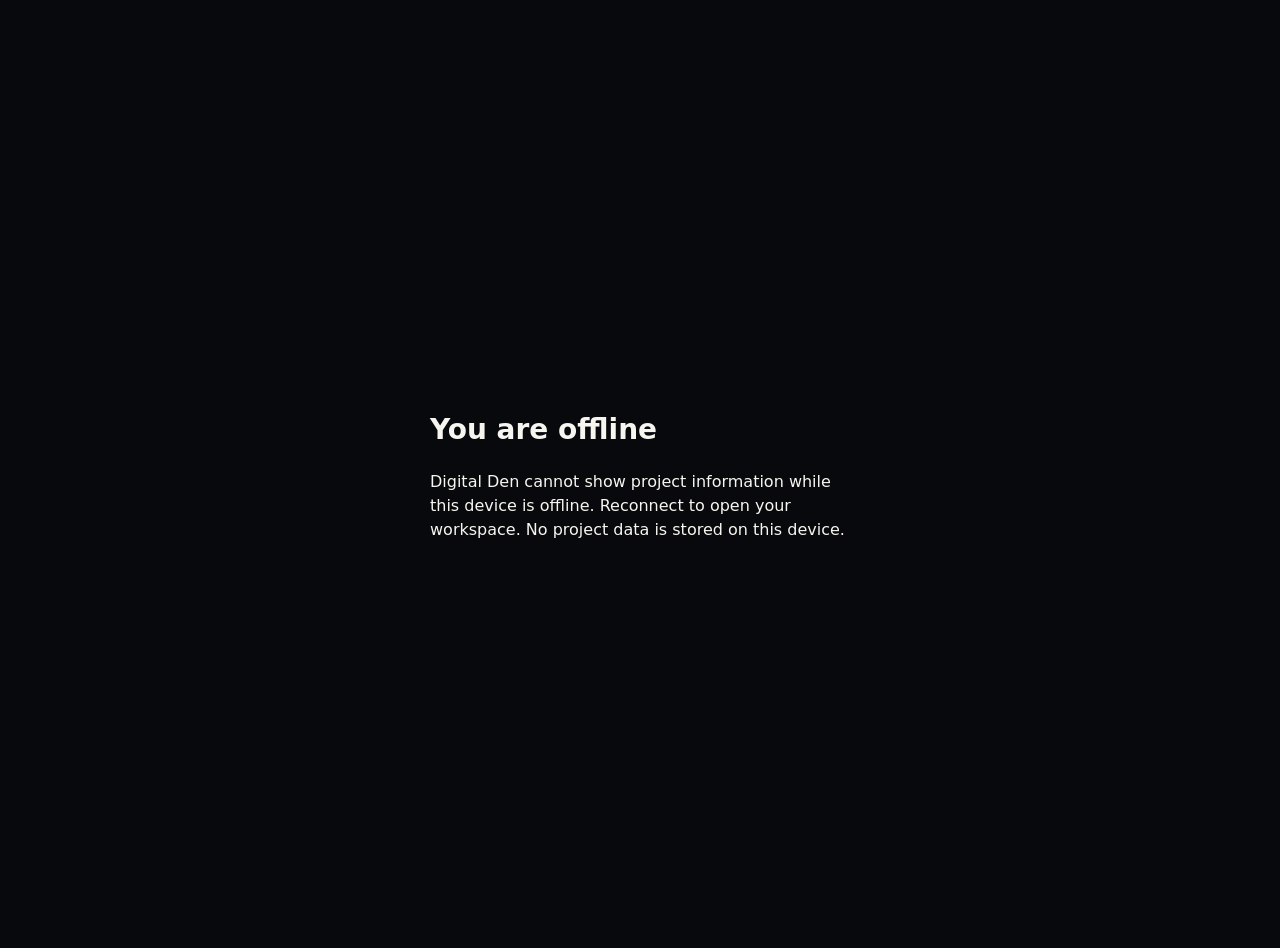
<file: dashboard-next/offline.html>
<!doctype html>
<html lang="en">
<head>
  <meta charset="utf-8">
  <meta name="viewport" content="width=device-width,initial-scale=1">
  <title>Digital Den is offline</title>
  <meta name="robots" content="noindex,nofollow">
  <style>body{margin:0;min-height:100vh;display:grid;place-items:center;background:#07090d;color:#f7f5ef;font:16px/1.5 system-ui;padding:24px}main{max-width:420px}h1{font-size:28px}</style>
</head>
<body>
  <main>
    <h1>You are offline</h1>
    <p>Digital Den cannot show project information while this device is offline. Reconnect to open your workspace. No project data is stored on this device.</p>
  </main>
</body>
</html>
</file>
